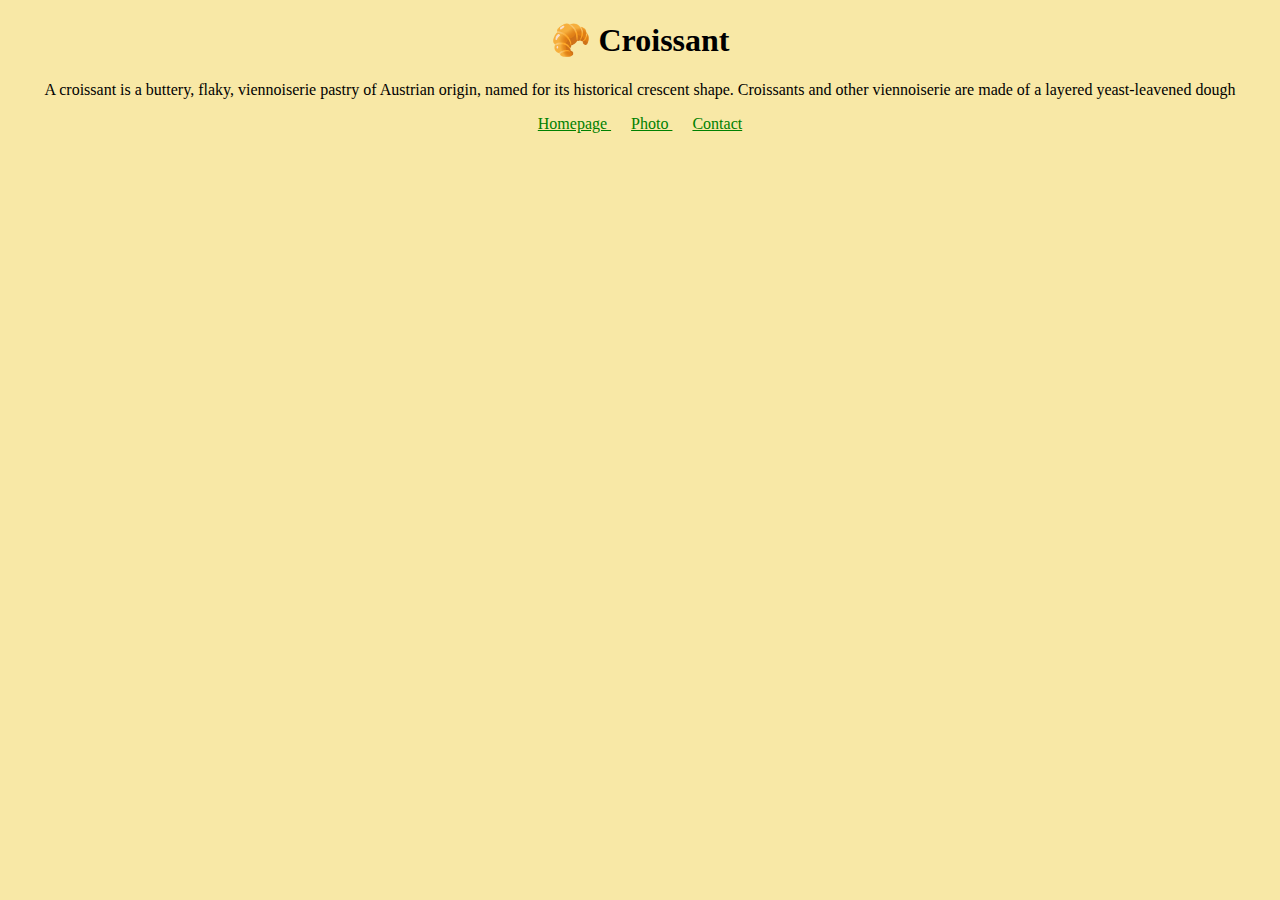
<file: index.html>
<!DOCTYPE html>
<html lang="en">
  <head>
    <meta charset="UTF-8" />
    <meta http-equiv="X-UA-Compatible" content="IE=edge" />
    <meta name="viewport" content="width=device-width, initial-scale=1.0" />
    <title>The best croissant in New York - Croissant.com</title>
    <meta name="description" content="Taste the best crossant in town" />
    <link rel="stylesheet" href="style.css" />
  </head>
  <body>
    <h1>🥐 Croissant</h1>
    <p>
      A croissant is a buttery, flaky, viennoiserie pastry of Austrian origin,
      named for its historical crescent shape. Croissants and other viennoiserie
      are made of a layered yeast-leavened dough
    </p>
    <footer>
      <a href="/index.html" title="Home"> Homepage </a>
      <a href="/photo.html" title="Croissant photo"> Photo </a>
      <a href="/contact.html" title="Contact Croissant.com"> Contact </a>
    </footer>
  </body>
</html>
</file>
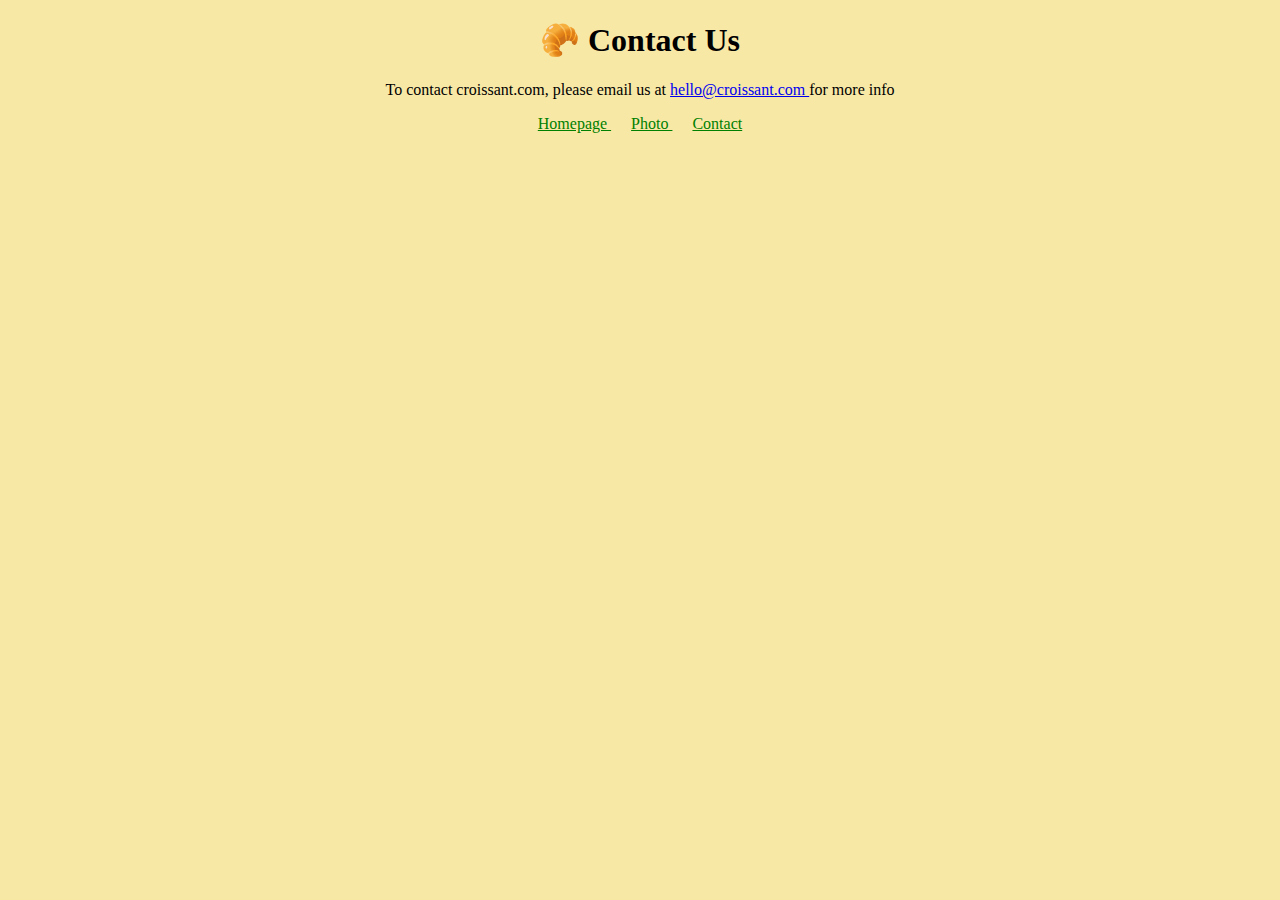
<file: contact.html>
<!DOCTYPE html>
<html lang="en">
  <head>
    <meta charset="UTF-8" />
    <meta http-equiv="X-UA-Compatible" content="IE=edge" />
    <meta name="viewport" content="width=device-width, initial-scale=1.0" />
    <title>Contact us - Croissant.com</title>
    <meta
      name="description"
      content="Contact croissant.com to learn more about our homemade croissants"
    />
    <link rel="stylesheet" href="style.css" />
  </head>
  <body>
    <h1>🥐 Contact Us</h1>
    <p>
      To contact croissant.com, please email us at
      <a href="hello@croissant.com" title="contact us by email"
        >hello@croissant.com
      </a>
      for more info
    </p>
    <footer>
      <a href="/index.html" title="Home"> Homepage </a>
      <a href="/photo.html" title="Croissant photo"> Photo </a>
      <a href="/contact.html" title="Contact Croissant.com"> Contact </a>
    </footer>
  </body>
</html>
</file>
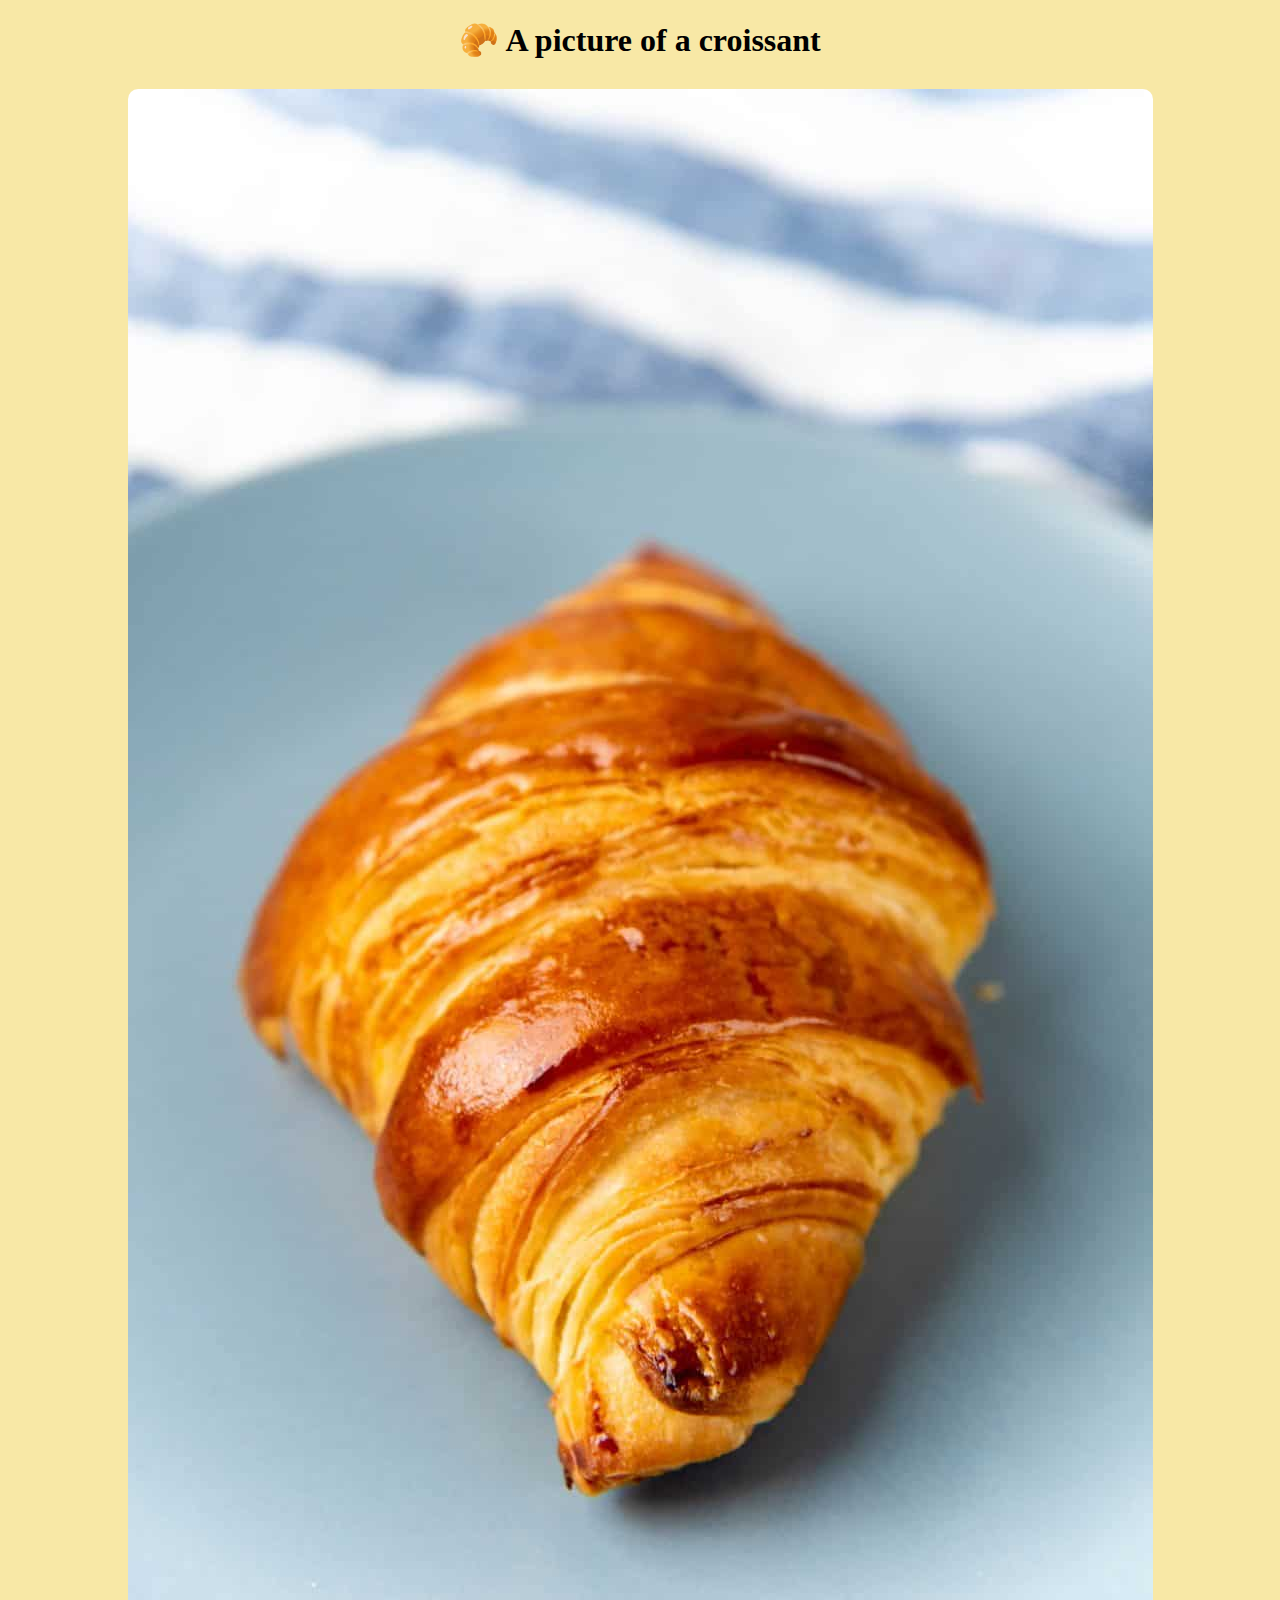
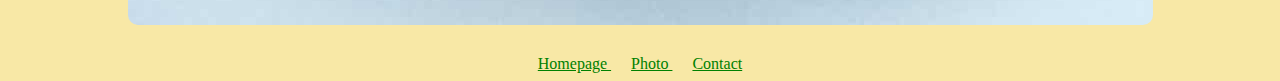
<file: photo.html>
<!DOCTYPE html>
<html lang="en">
  <head>
    <meta charset="UTF-8" />
    <meta http-equiv="X-UA-Compatible" content="IE=edge" />
    <meta name="viewport" content="width=device-width, initial-scale=1.0" />
    <title>An example of the perfect Croissant - Croissant.com</title>
    <meta
      name="description"
      content="Enjoy a beautiful picture of a homemade croissant"
    />
    <link rel="stylesheet" href="style.css" />
  </head>
  <body>
    <h1>🥐 A picture of a croissant</h1>
    <img
      src="/images/photo.jpg"
      alt="Homemade croissant"
      class="croissant-photo"
    />
    <footer>
      <a href="/index.html" title="Home"> Homepage </a>
      <a href="/photo.html" title="Croissant photo"> Photo </a>
      <a href="/contact.html" title="Contact Croissant.com"> Contact </a>
    </footer>
  </body>
</html>
</file>
<file: style.css>
body {
  background: #f8e8a6;
}

h1,
p {
  text-align: center;
}

.croissant-photo {
  max-width: 100%;
  border-radius: 10px;
  display: block;
  margin: 30px auto;
}

footer {
  text-align: center;
}

footer a {
  margin: 0 10px;
  color: green;
  text-decoration: underline;
}
</file>
